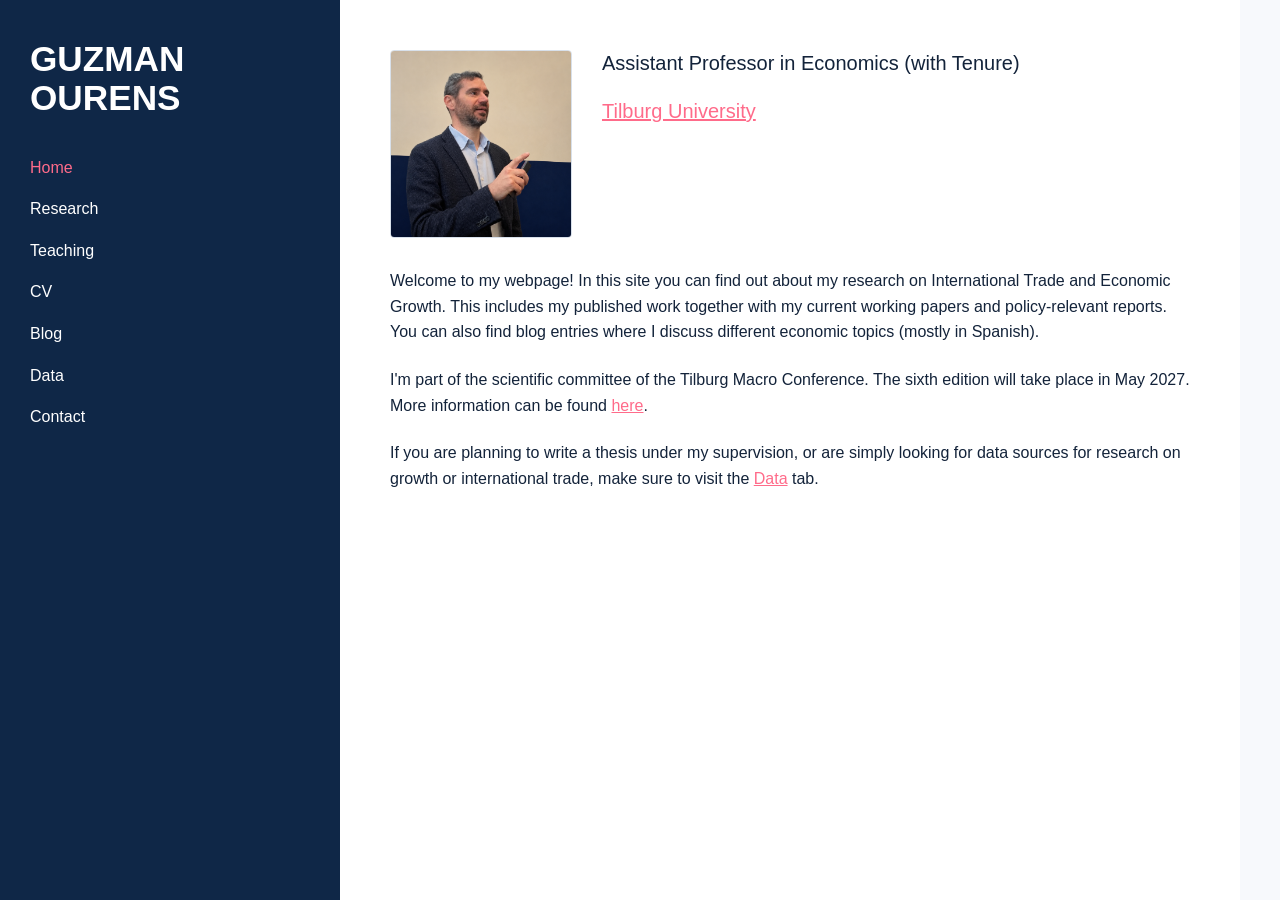
<file: index.html>
<!DOCTYPE html>
<html lang="en">

<head>
    <meta charset="UTF-8">
    <meta name="viewport" content="width=device-width, initial-scale=1.0">

    <title>Guzman Ourens</title>

    <link rel="stylesheet" href="css/style.css">
</head>

<body>

<div class="container">

    <aside class="sidebar">

        <h1>GUZMAN<br>OURENS</h1>

        <nav>

            <a class="active" href="index.html">Home</a>
            <a href="research.html">Research</a>
            <a href="teaching.html">Teaching</a>
            <a href="cv.html">CV</a>
            <a href="blog.html">Blog</a>
            <a href="data.html">Data</a>
            <a href="contact.html">Contact</a>

        </nav>

    </aside>

    <main class="content">

     <div class="intro">

    <img
        src="files/photo_teaching2.png"
        alt="Guzman Ourens"
        class="profile-photo">

    <div class="intro-text">

        <h2>Assistant Professor in Economics (with Tenure)</h2>

        <p class="university">
            <a href="https://www.tilburguniversity.edu/about/schools/economics-and-management"
               target="_blank">
                <h2>Tilburg University</h2>
            </a>
        </p>

    </div>

</div>

        <p>

            Welcome to my webpage!

            In this site you can find out about my research on International Trade and Economic Growth. This includes my published work together with my current working papers and
            policy-relevant reports.

            You can also find blog entries where I discuss different economic topics
            (mostly in Spanish).

        </p>

        <p>

            I'm part of the scientific committee of the Tilburg Macro Conference. The sixth edition will take place in May 2027.
            More information can be found <a href="https://macro-economics-tilburg.weebly.com/conference.html"
               target="_blank">here</a>.

        </p>

        <p>

            If you are planning to write a thesis under my supervision,
            or are simply looking for data sources for research on growth or international trade,
            make sure to visit the <a href="data.html">Data</a> tab.

        </p>

    </main>

</div>

</body>

</html>
</file>
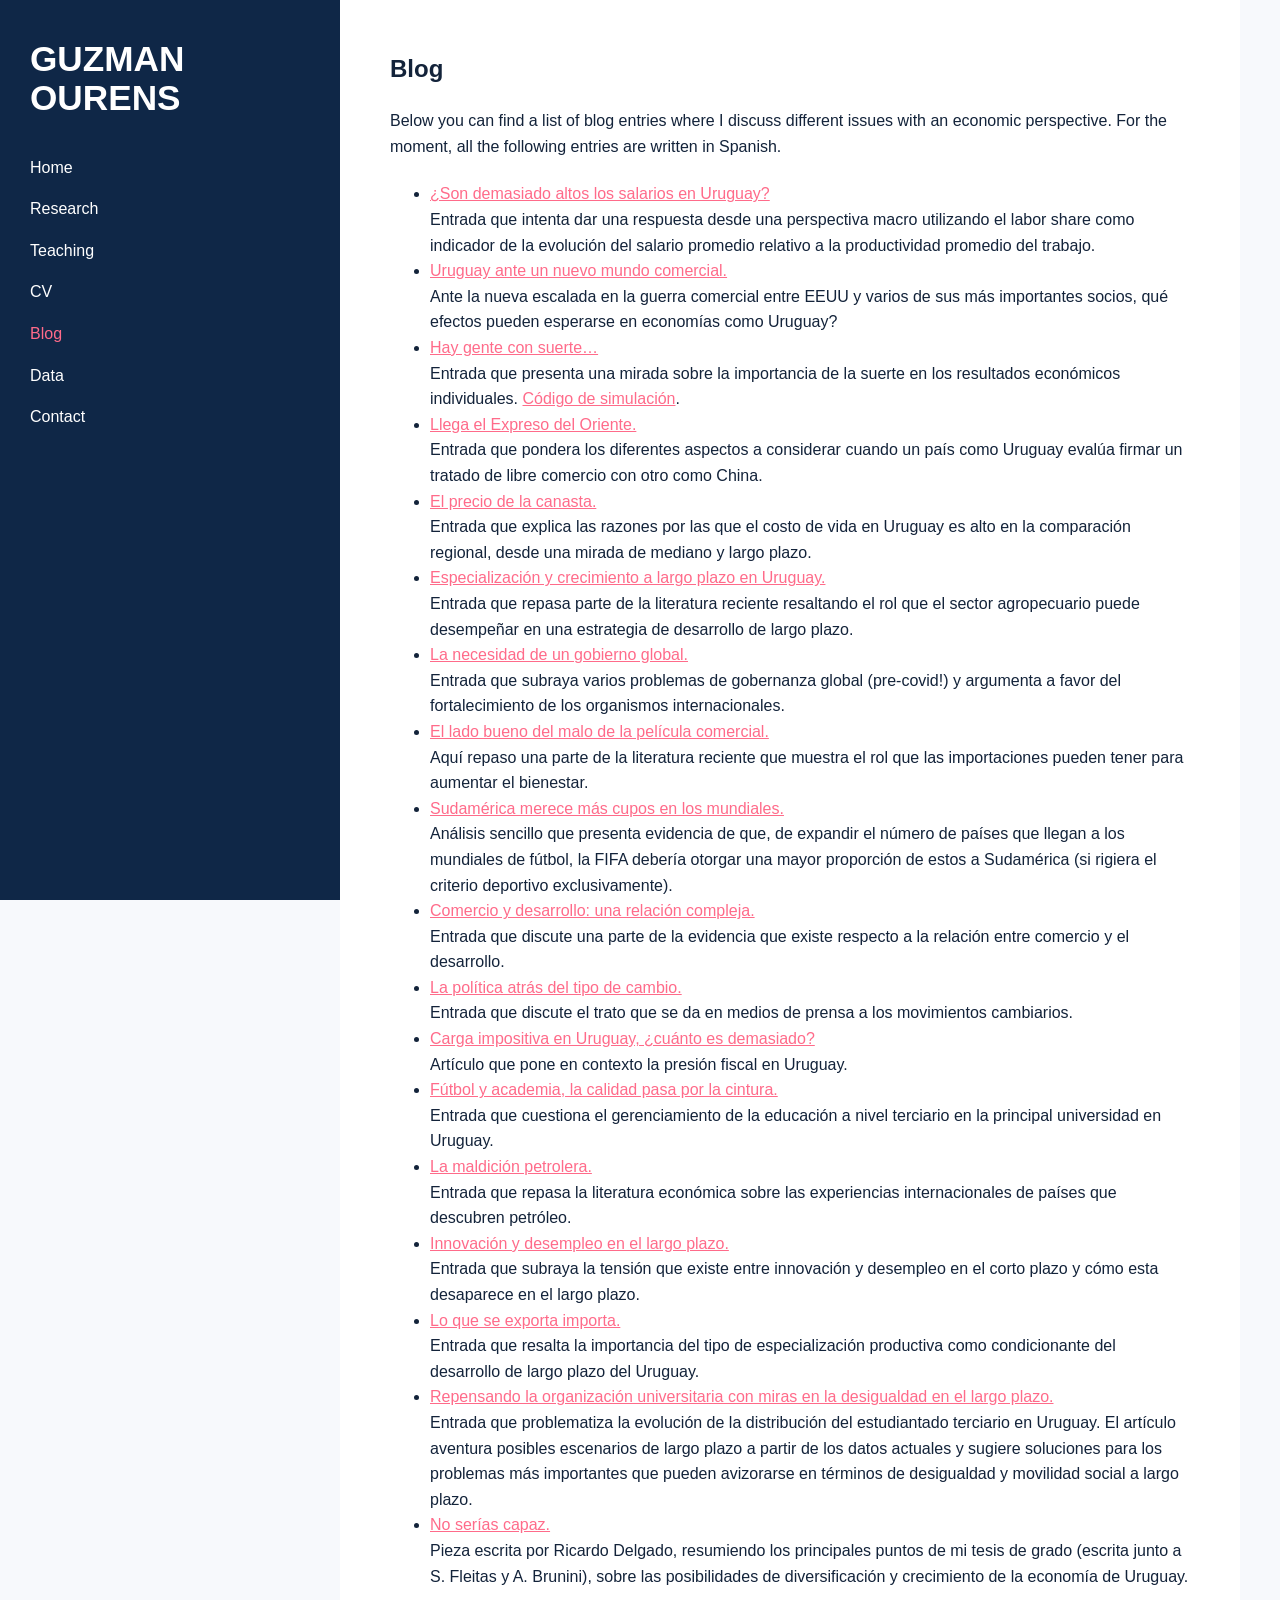
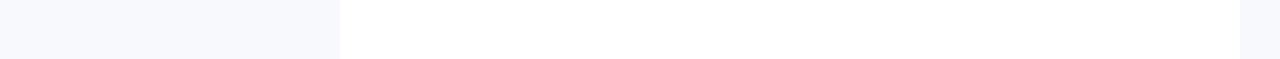
<file: blog.html>
<!DOCTYPE html><html><head><meta charset="utf-8"><meta name="viewport" content="width=device-width,initial-scale=1">
<title>Blog</title><link rel="stylesheet" href="css/style.css"></head>
<body><div class="container"><aside class="sidebar"><h1>GUZMAN<br>OURENS</h1><nav>
<a href="index.html">Home</a>
<a href="research.html">Research</a>
<a href="teaching.html">Teaching</a>
<a href="cv.html">CV</a>
<a href="blog.html" class="active">Blog</a>
<a href="data.html">Data</a>
<a href="contact.html">Contact</a>
</nav></aside>
<main class="content"><h2>Blog</h2>

<p>
Below you can find a list of blog entries where I discuss different issues with an economic perspective.
For the moment, all the following entries are written in Spanish.
</p>

<ul class="blog-list">

<li>
<a href="https://www.razonesypersonas.com/2026/07/normal-0-false-false-false-false-en-gb.html?m=1"
target="_blank" rel="noopener">
¿Son demasiado altos los salarios en Uruguay?
</a><br>
Entrada que intenta dar una respuesta desde una perspectiva macro utilizando el labor share como indicador de la evolución del salario promedio relativo a la productividad promedio del trabajo.
</li>

<li>
<a href="https://ladiaria.com.uy/economia/articulo/2025/4/uruguay-ante-un-nuevo-mundo-comercial/"
target="_blank" rel="noopener">
Uruguay ante un nuevo mundo comercial.
</a><br>
Ante la nueva escalada en la guerra comercial entre EEUU y varios de sus más importantes socios, qué efectos pueden esperarse en economías como Uruguay?
</li>

<li>
<a href="http://www.razonesypersonas.com/2023/04/hay-gente-con-suerte.html"
target="_blank" rel="noopener">
Hay gente con suerte…
</a><br>
Entrada que presenta una mirada sobre la importancia de la suerte en los resultados económicos individuales.
<a href="files/sim.txt" target="_blank" rel="noopener">
Código de simulación</a>.
</li>

<li>
<a href="http://www.razonesypersonas.com/2022/07/llega-el-expreso-del-oriente-que.html"
target="_blank" rel="noopener">
Llega el Expreso del Oriente.
</a><br>
Entrada que pondera los diferentes aspectos a considerar cuando un país como Uruguay evalúa firmar un tratado de libre comercio con otro como China.
</li>

<li>
<a href="http://www.razonesypersonas.com/2021/07/el-precio-de-la-canasta.html"
target="_blank" rel="noopener">
El precio de la canasta.
</a><br>
Entrada que explica las razones por las que el costo de vida en Uruguay es alto en la comparación regional, desde una mirada de mediano y largo plazo.
</li>

<li>
<a href="http://www.razonesypersonas.com/2020/07/especializacion-y-crecimiento-largo.html"
target="_blank" rel="noopener">
Especialización y crecimiento a largo plazo en Uruguay.
</a><br>
Entrada que repasa parte de la literatura reciente resaltando el rol que el sector agropecuario puede desempeñar en una estrategia de desarrollo de largo plazo.
</li>
  
<li>
<a href="http://www.razonesypersonas.com/2019/04/la-necesidad-de-un-gobierno-global.html"
target="_blank" rel="noopener">
La necesidad de un gobierno global.
</a><br>
Entrada que subraya varios problemas de gobernanza global (pre-covid!) y argumenta a favor del fortalecimiento de los organismos internacionales.
</li>

<li>
<a href="http://www.razonesypersonas.com/2018/11/el-lado-bueno-del-malo-de-la-pelicula.html"
target="_blank" rel="noopener">
El lado bueno del malo de la película comercial.
</a><br>
Aquí repaso una parte de la literatura reciente que muestra el rol que las importaciones pueden tener para aumentar el bienestar.
</li>

<li>
<a href="http://www.razonesypersonas.com/2018/07/sudamerica-merece-mas-cupos-en-los.html"
target="_blank" rel="noopener">
Sudamérica merece más cupos en los mundiales.
</a><br>
Análisis sencillo que presenta evidencia de que, de expandir el número de países que llegan a los mundiales de fútbol, la FIFA debería otorgar una mayor proporción de estos a Sudamérica (si rigiera el criterio deportivo exclusivamente).
</li>

<li>
<a href="http://www.razonesypersonas.com/2018/04/comercio-y-desarrollo-una-relacion_26.html"
target="_blank" rel="noopener">
Comercio y desarrollo: una relación compleja.
</a><br>
Entrada que discute una parte de la evidencia que existe respecto a la relación entre comercio y el desarrollo.
</li>

<li>
<a href="https://ladiaria.com.uy/articulo/2017/11/la-politica-atras-del-tipo-de-cambio/"
target="_blank" rel="noopener">
La política atrás del tipo de cambio.
</a><br>
Entrada que discute el trato que se da en medios de prensa a los movimientos cambiarios.
</li>

<li>
<a href="http://www.razonesypersonas.com/2017/03/carga-impositiva-en-uruguay-cuanto-es.html"
target="_blank" rel="noopener">
Carga impositiva en Uruguay, ¿cuánto es demasiado?
</a><br>
Artículo que pone en contexto la presión fiscal en Uruguay.
</li>

<li>
<a href="http://www.razonesypersonas.com/2016/08/futbol-y-academia-la-calidad-pasa-por.html"
target="_blank" rel="noopener">
Fútbol y academia, la calidad pasa por la cintura.
</a><br>
Entrada que cuestiona el gerenciamiento de la educación a nivel terciario en la principal universidad en Uruguay.
</li>

<li>
<a href="http://ladiaria.com.uy/articulo/2016/3/la-maldicion-petrolera/"
target="_blank" rel="noopener">
La maldición petrolera.
</a><br>
Entrada que repasa la literatura económica sobre las experiencias internacionales de países que descubren petróleo.
</li>

<li>
<a href="http://www.razonesypersonas.com/2015/08/innovacion-y-desempleo-en-el-largo-plazo.html"
target="_blank" rel="noopener">
Innovación y desempleo en el largo plazo.
</a><br>
Entrada que subraya la tensión que existe entre innovación y desempleo en el corto plazo y cómo esta desaparece en el largo plazo.
</li>

<li>
<a href="http://ladiaria.com.uy/articulo/2015/3/lo-que-se-exporta-importa/"
target="_blank" rel="noopener">
Lo que se exporta importa.
</a><br>
Entrada que resalta la importancia del tipo de especialización productiva como condicionante del desarrollo de largo plazo del Uruguay.
</li>

<li>
<a href="http://www.razonesypersonas.com/2014/08/repensando-la-organizacion.html"
target="_blank" rel="noopener">
Repensando la organización universitaria con miras en la desigualdad en el largo plazo.
</a><br>
Entrada que problematiza la evolución de la distribución del estudiantado terciario en Uruguay. El artículo aventura posibles escenarios de largo plazo a partir de los datos actuales y sugiere soluciones para los problemas más importantes que pueden avizorarse en términos de desigualdad y movilidad social a largo plazo.
</li>

<li>
<a href="https://ladiaria.com.uy/articulo/2010/7/no-serias-capaz/"
target="_blank" rel="noopener">
No serías capaz.
</a><br>
Pieza escrita por Ricardo Delgado, resumiendo los principales puntos de mi tesis de grado (escrita junto a S. Fleitas y A. Brunini), sobre las posibilidades de diversificación y crecimiento de la economía de Uruguay.
</li>
</ul></main></div></body></html>
</file>
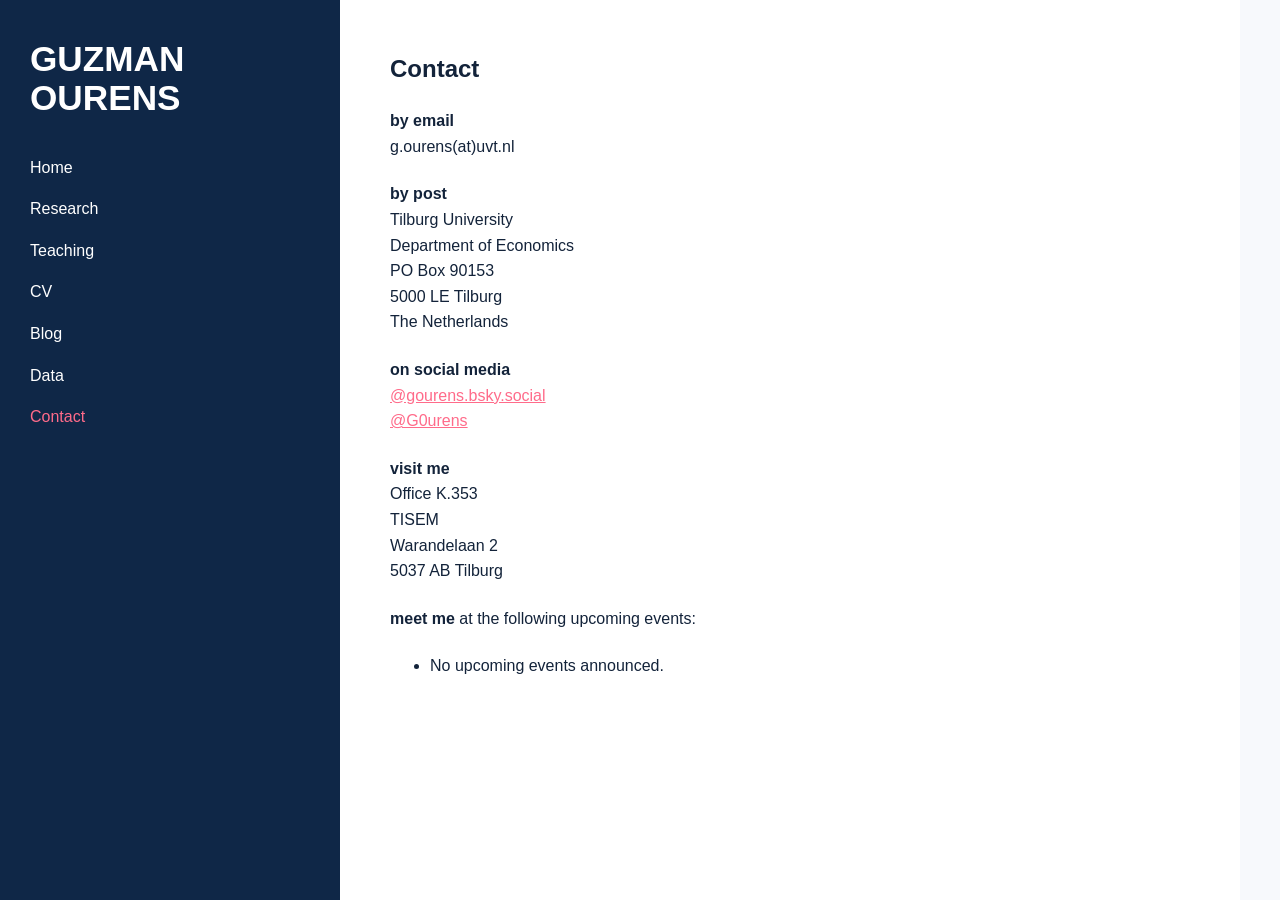
<file: contact.html>
<!DOCTYPE html><html><head><meta charset="utf-8"><meta name="viewport" content="width=device-width,initial-scale=1">
<title>Contact</title><link rel="stylesheet" href="css/style.css"></head>
<body><div class="container"><aside class="sidebar"><h1>GUZMAN<br>OURENS</h1><nav>
<a href="index.html">Home</a>
<a href="research.html">Research</a>
<a href="teaching.html">Teaching</a>
<a href="cv.html">CV</a>
<a href="blog.html">Blog</a>
<a href="data.html">Data</a>
<a href="contact.html" class="active">Contact</a>
</nav></aside>
<main class="content"><h2>Contact</h2>

<p>
<strong>by email</strong><br>
g.ourens(at)uvt.nl
</p>

<p>
<strong>by post</strong><br>
Tilburg University<br>
Department of Economics<br>
PO Box 90153<br>
5000 LE Tilburg<br>
The Netherlands
</p>

<p>
<strong>on social media</strong><br>
<a href="https://bsky.app/profile/gourens.bsky.social" target="_blank">
@gourens.bsky.social
</a><br>

<a href="https://twitter.com/G0urens" target="_blank">
@G0urens
</a>
</p>

<p>
<strong>visit me</strong><br>
Office K.353<br>
TISEM<br>
Warandelaan 2<br>
5037 AB Tilburg
</p>

<p>
<strong>meet me</strong> at the following upcoming events:
</p>

<ul>
<li>No upcoming events announced.</li>
</ul></p>
</main></div></body></html>
</file>
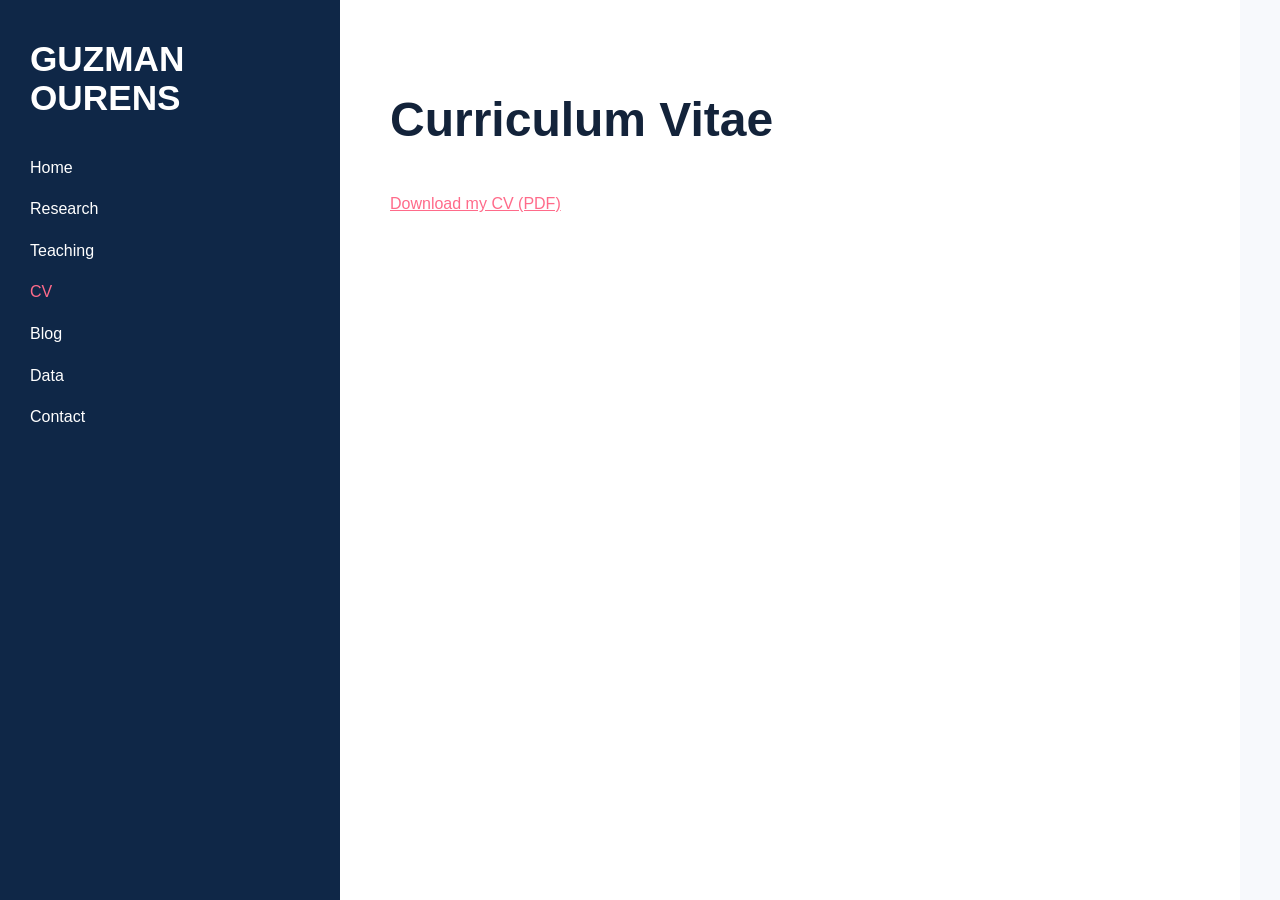
<file: cv.html>
<!DOCTYPE html><html><head><meta charset="utf-8"><meta name="viewport" content="width=device-width,initial-scale=1">
<title>Curriculum Vitae</title><link rel="stylesheet" href="css/style.css"></head>
<body><div class="container"><aside class="sidebar"><h1>GUZMAN<br>OURENS</h1><nav>
<a href="index.html">Home</a>
<a href="research.html">Research</a>
<a href="teaching.html">Teaching</a>
<a href="cv.html" class="active">CV</a>
<a href="blog.html">Blog</a>
<a href="data.html">Data</a>
<a href="contact.html">Contact</a>
</nav></aside>  
<main class="content"><h1>Curriculum Vitae</h1><p><a href="files/CV.pdf">Download my CV (PDF)</a></p></main></div></body></html>
</file>
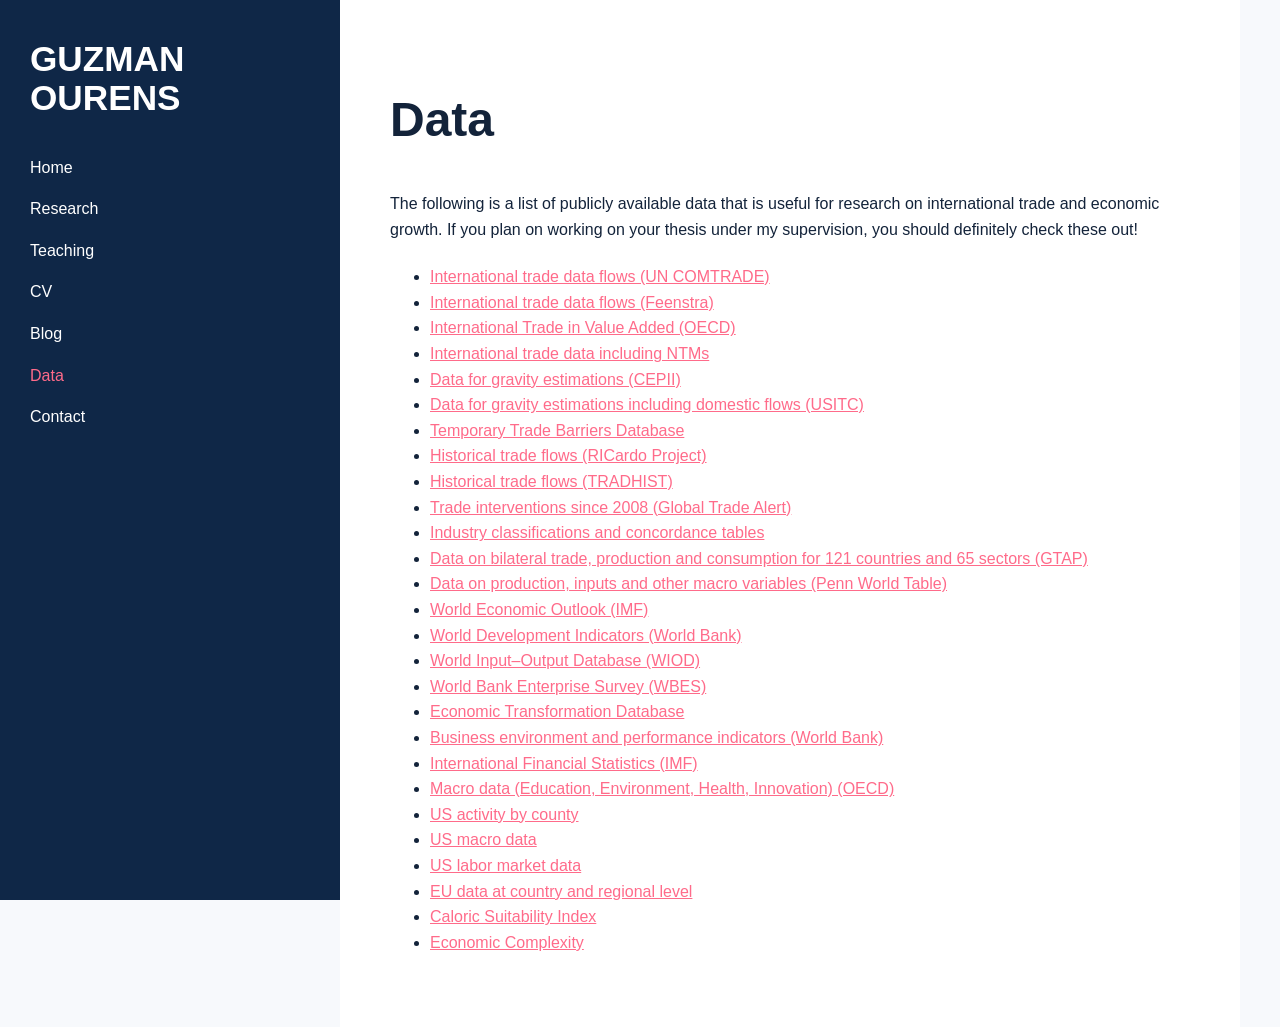
<file: data.html>
<!DOCTYPE html><html><head><meta charset="utf-8"><meta name="viewport" content="width=device-width,initial-scale=1">
<title>Data</title><link rel="stylesheet" href="css/style.css"></head>
<body><div class="container"><aside class="sidebar"><h1>GUZMAN<br>OURENS</h1><nav>
<a href="index.html">Home</a>
<a href="research.html">Research</a>
<a href="teaching.html">Teaching</a>
<a href="cv.html">CV</a>
<a href="blog.html">Blog</a>
<a href="data.html" class="active">Data</a>
<a href="contact.html">Contact</a>
</nav></aside>
<main class="content"><h1>Data</h1><p>
The following is a list of publicly available data that is useful for research on international trade and economic growth. If you plan on working on your thesis under my supervision, you should definitely check these out!
</p>

<ul>

<li>
<a href="https://comtrade.un.org/data/" target="_blank">
International trade data flows (UN COMTRADE)
</a>
</li>

<li>
<a href="https://cid.econ.ucdavis.edu/Html/WTF_bilateral.html" target="_blank">
International trade data flows (Feenstra)
</a>
</li>

<li>
<a href="https://www.oecd.org/sti/ind/measuring-trade-in-value-added.htm" target="_blank">
International Trade in Value Added (OECD)
</a>
</li>

<li>
<a href="http://wits.worldbank.org" target="_blank">
International trade data including NTMs
</a>
</li>

<li>
<a href="http://www.cepii.fr/cepii/en/bdd_modele/bdd.asp" target="_blank">
Data for gravity estimations (CEPII)
</a>
</li>

<li>
<a href="https://www.usitc.gov/data/gravity/data.htm" target="_blank">
Data for gravity estimations including domestic flows (USITC)
</a>
</li>

<li>
<a href="https://datacatalog.worldbank.org/dataset/temporary-trade-barriers-database-including-global-antidumping-database" target="_blank">
Temporary Trade Barriers Database
</a>
</li>

<li>
<a href="https://ricardo.hypotheses.org/" target="_blank">
Historical trade flows (RICardo Project)
</a>
</li>

<li>
<a href="http://www.cepii.fr/CEPII/en/bdd_modele/bdd_modele_item.asp?id=32" target="_blank">
Historical trade flows (TRADHIST)
</a>
</li>

<li>
<a href="https://www.globaltradealert.org/" target="_blank">
Trade interventions since 2008 (Global Trade Alert)
</a>
</li>

<li>
<a href="https://wits.worldbank.org/product_concordance.html" target="_blank">
Industry classifications and concordance tables
</a>
</li>

<li>
<a href="https://www.gtap.agecon.purdue.edu/databases/default.asp" target="_blank">
Data on bilateral trade, production and consumption for 121 countries and 65 sectors (GTAP)
</a>
</li>

<li>
<a href="https://www.rug.nl/ggdc/productivity/pwt/?lang=en" target="_blank">
Data on production, inputs and other macro variables (Penn World Table)
</a>
</li>

<li>
<a href="https://www.imf.org/en/Publications/SPROLLs/world-economic-outlook-databases#sort=%40imfdate%20descending" target="_blank">
World Economic Outlook (IMF)
</a>
</li>

<li>
<a href="https://datacatalog.worldbank.org/search/dataset/0037712/world-development-indicators" target="_blank">
World Development Indicators (World Bank)
</a>
</li>

<li>
<a href="http://www.wiod.org/home" target="_blank">
World Input–Output Database (WIOD)
</a>
</li>

<li>
<a href="https://login.enterprisesurveys.org/content/sites/financeandprivatesector/en/signin.html?deliveryName=DM201829" target="_blank">
World Bank Enterprise Survey (WBES)
</a>
</li>

<li>
<a href="https://www.wider.unu.edu/database/etd-%E2%80%93-economic-transformation-database" target="_blank">
Economic Transformation Database
</a>
</li>

  <li>
<a href="http://www.enterprisesurveys.org/data" target="_blank">
Business environment and performance indicators (World Bank)
</a>
</li>

<li>
<a href="http://data.imf.org/ifs" target="_blank">
International Financial Statistics (IMF)
</a>
</li>

<li>
<a href="https://data.oecd.org" target="_blank">
Macro data (Education, Environment, Health, Innovation) (OECD)
</a>
</li>

<li>
<a href="http://fpeckert.me/cbp/" target="_blank">
US activity by county
</a>
</li>

<li>
<a href="https://www.bea.gov/data/gdp" target="_blank">
US macro data
</a>
</li>

<li>
<a href="https://www.bls.gov/" target="_blank">
US labor market data
</a>
</li>

<li>
<a href="http://ec.europa.eu/eurostat/data/database" target="_blank">
EU data at country and regional level
</a>
</li>

<li>
<a href="https://ozak.github.io/Caloric-Suitability-Index/" target="_blank">
Caloric Suitability Index
</a>
</li>

<li>
<a href="https://atlas.cid.harvard.edu/data-downloads" target="_blank">
Economic Complexity
</a>
</li>
</p></main></div></body></html>
</file>
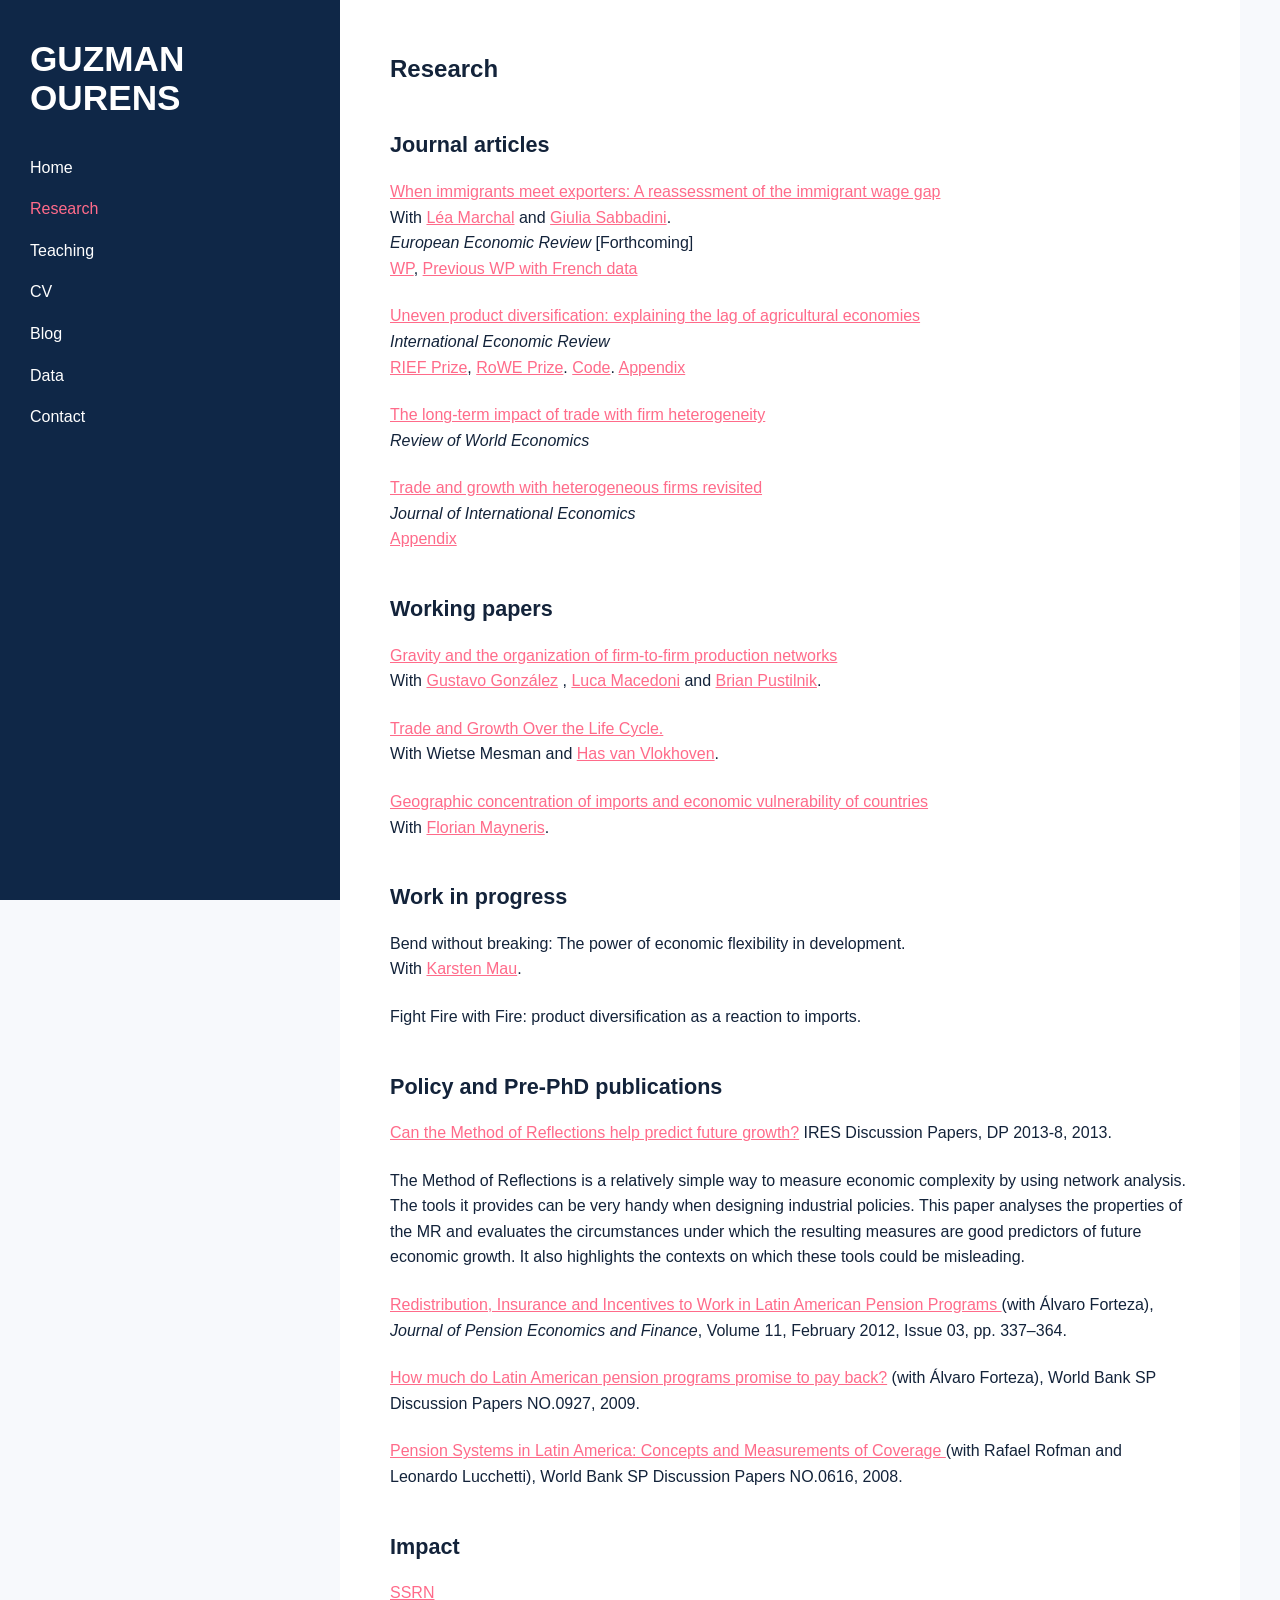
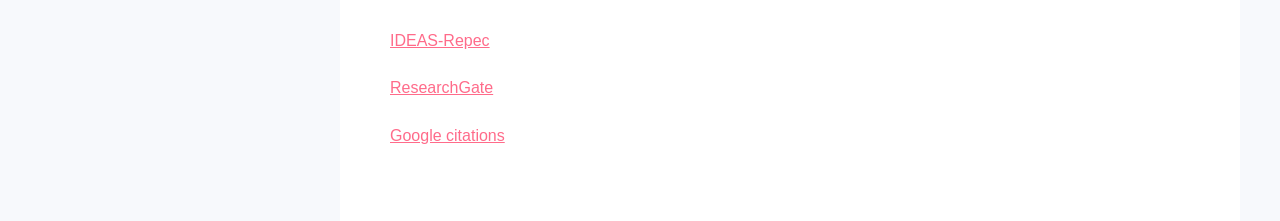
<file: research.html>
<!DOCTYPE html><html><head><meta charset="utf-8"><meta name="viewport" content="width=device-width,initial-scale=1">
<title>Research</title><link rel="stylesheet" href="css/style.css"></head>
<body><div class="container"><aside class="sidebar"><h1>GUZMAN<br>OURENS</h1><nav>
<a href="index.html">Home</a>
<a href="research.html" class="active">Research</a>
<a href="teaching.html">Teaching</a>
<a href="cv.html">CV</a>
<a href="blog.html">Blog</a>
<a href="data.html">Data</a>
<a href="contact.html">Contact</a>
</nav></aside>
<main class="content"> <h2>Research</h2>

<h3>Journal articles</h3>

<p>
<a href="https://www.sciencedirect.com/science/article/pii/S0014292126002497" target="_blank" rel="noopener">
When immigrants meet exporters: A reassessment of the immigrant wage gap
</a><br>

With <a href="https://leamarchal.fr/" target="_blank" rel="noopener">Léa Marchal</a>
and <a href="https://www.sabbadinigiulia.com/home" target="_blank" rel="noopener">Giulia Sabbadini</a>.<br>

<em>European Economic Review</em> [Forthcoming] <br>

<a href="https://www.dice.hhu.de/fileadmin/redaktion/Fakultaeten/Wirtschaftswissenschaftliche_Fakultaet/DICE/Discussion_Paper/420_Marchal_Ourens_Sabbadini.pdf" target="_blank" rel="noopener"> WP</a>,
<a href="https://shs.hal.science/halshs-04118839" target="_blank" rel="noopener"> Previous WP with French data</a>
</p>


<p>
<a href="http://doi.org/10.1111/iere.70037" target="_blank" rel="noopener">
Uneven product diversification: explaining the lag of agricultural economies
</a><br>
<em>International Economic Review</em><br>

<a href="https://sites.google.com/site/riefnetwork/prizes" target="_blank" rel="noopener">RIEF Prize</a>,
<a href="https://etsg.org/award-winners/review-of-world-economics-rowe-prize/" target="_blank" rel="noopener">RoWE Prize</a>.
<a href="files/replication-pack.zip" target="_blank" rel="noopener">Code</a>.
<a href="files/ourens_2025_onlineappendix.pdf" target="_blank" rel="noopener">Appendix</a>
</p>

<p>
<a href="https://link.springer.com/article/10.1007/s10290-020-00384-0" target="_blank" rel="noopener">
The long-term impact of trade with firm heterogeneity
</a><br>

<em>Review of World Economics</em>
</p>

<p>
<a href="http://www.sciencedirect.com/science/article/pii/S0022199616300411" target="_blank" rel="noopener">
Trade and growth with heterogeneous firms revisited
</a><br>

<em>Journal of International Economics</em><br>

<a href="files/ourens-2016_wp_appendix.pdf" target="_blank" rel="noopener">
Appendix
</a>
</p>

<h3>Working papers</h3>

<p>
<a href="files/GravityLinks.pdf" target="_blank" rel="noopener">
Gravity and the organization of firm-to-firm production networks
</a><br>

With <a href="https://sites.google.com/view/gustavo-gonzalez" target="_blank" rel="noopener">Gustavo González</a>

, <a href="https://www.lucamacedoni.com/" target="_blank" rel="noopener">Luca Macedoni</a>

and <a href="https://www.brianpustilnik.com/" target="_blank" rel="noopener">Brian Pustilnik</a>.
</p>

<p>
<a href="https://research.tilburguniversity.edu/en/publications/age-matters-the-effects-of-trade-liberalization-on-firms-over-the/" target="_blank" rel="noopener">
Trade and Growth Over the Life Cycle.</a><br>

With Wietse Mesman and <a href="https://sites.google.com/site/hasvanvlokhoven/" target="_blank" rel="noopener">Has van Vlokhoven</a>.
</p>

<p>
<a href="files/draft_apr2024.pdf" target="_blank" rel="noopener">
Geographic concentration of imports and economic vulnerability of countries
</a><br>

With <a href="http://www.florianmayneris.ca/" target="_blank" rel="noopener">Florian Mayneris</a>.
</p>

<h3>Work in progress</h3>

<p>
Bend without breaking: The power of economic flexibility in development.<br>

With <a href="https://kmau-econ.weebly.com/" target="_blank" rel="noopener"> Karsten Mau</a>.
</p>

<p>
Fight Fire with Fire: product diversification as a reaction to imports.<br>
</p>
  
<h3>Policy and Pre-PhD publications</h3>

<p>
<a href="https://sites.uclouvain.be/econ/DP/IRES/2013008.pdf" target="_blank" rel="noopener">
Can the Method of Reflections help predict future growth?</a> IRES Discussion Papers, DP 2013-8, 2013.
</p>
<p>
The Method of Reflections is a relatively simple way to measure economic complexity by using network analysis. The tools it provides can be very handy when designing industrial policies. This paper analyses the properties of the MR and evaluates the circumstances under which the resulting measures are good predictors of future economic growth. It also highlights the contexts on which these tools could be misleading.
</p>

<p>
<a href="https://www-cambridge-org.tilburguniversity.idm.oclc.org/core/journals/journal-of-pension-economics-and-finance/article/redistribution-insurance-and-incentives-to-work-in-latinamerican-pension-programs/74E5C12B388B6F1F454D1E3DED58FBE0" target="_blank" rel="noopener">
Redistribution, Insurance and Incentives to Work in Latin American Pension Programs </a> (with Álvaro Forteza), <em>Journal of Pension Economics and Finance</em>, Volume 11, February 2012, Issue 03, pp. 337–364.
</p>

<p>
<a href="http://www.decon.edu.uy/~alvarof/Forte2009c.pdf" target="_blank" rel="noopener">How much do Latin American pension programs promise to pay back?</a> (with Álvaro Forteza), World Bank SP Discussion Papers NO.0927, 2009.
</p>

<p>
<a href="http://documents1.worldbank.org/curated/en/434441468266716321/pdf/381700NWP0REVI16010Updated0version0.pdf" target="_blank" rel="noopener"> Pension Systems in Latin America: Concepts and Measurements of Coverage
</a> (with Rafael Rofman and Leonardo Lucchetti), World Bank SP Discussion Papers NO.0616, 2008.
</p>

<h3>Impact</h3>

<p>
<a href="https://papers.ssrn.com/sol3/cf_dev/AbsByAuth.cfm?per_id=3266529" target="_blank" rel="noopener">
SSRN
</a>
</p>

<p>
<a href="https://ideas.repec.org/e/pou31.html" target="_blank" rel="noopener">
IDEAS-Repec
</a>
</p>

<p>
<a href="http://www.researchgate.net/profile/Guzman_Ourens" target="_blank" rel="noopener">
ResearchGate
</a>
</p>

<p>
<a href="https://scholar.google.com/citations?user=AChJiz0AAAAJ&hl=en&oi=ao" target="_blank" rel="noopener">
Google citations
</a>
</p></main></div></body></html>
</file>
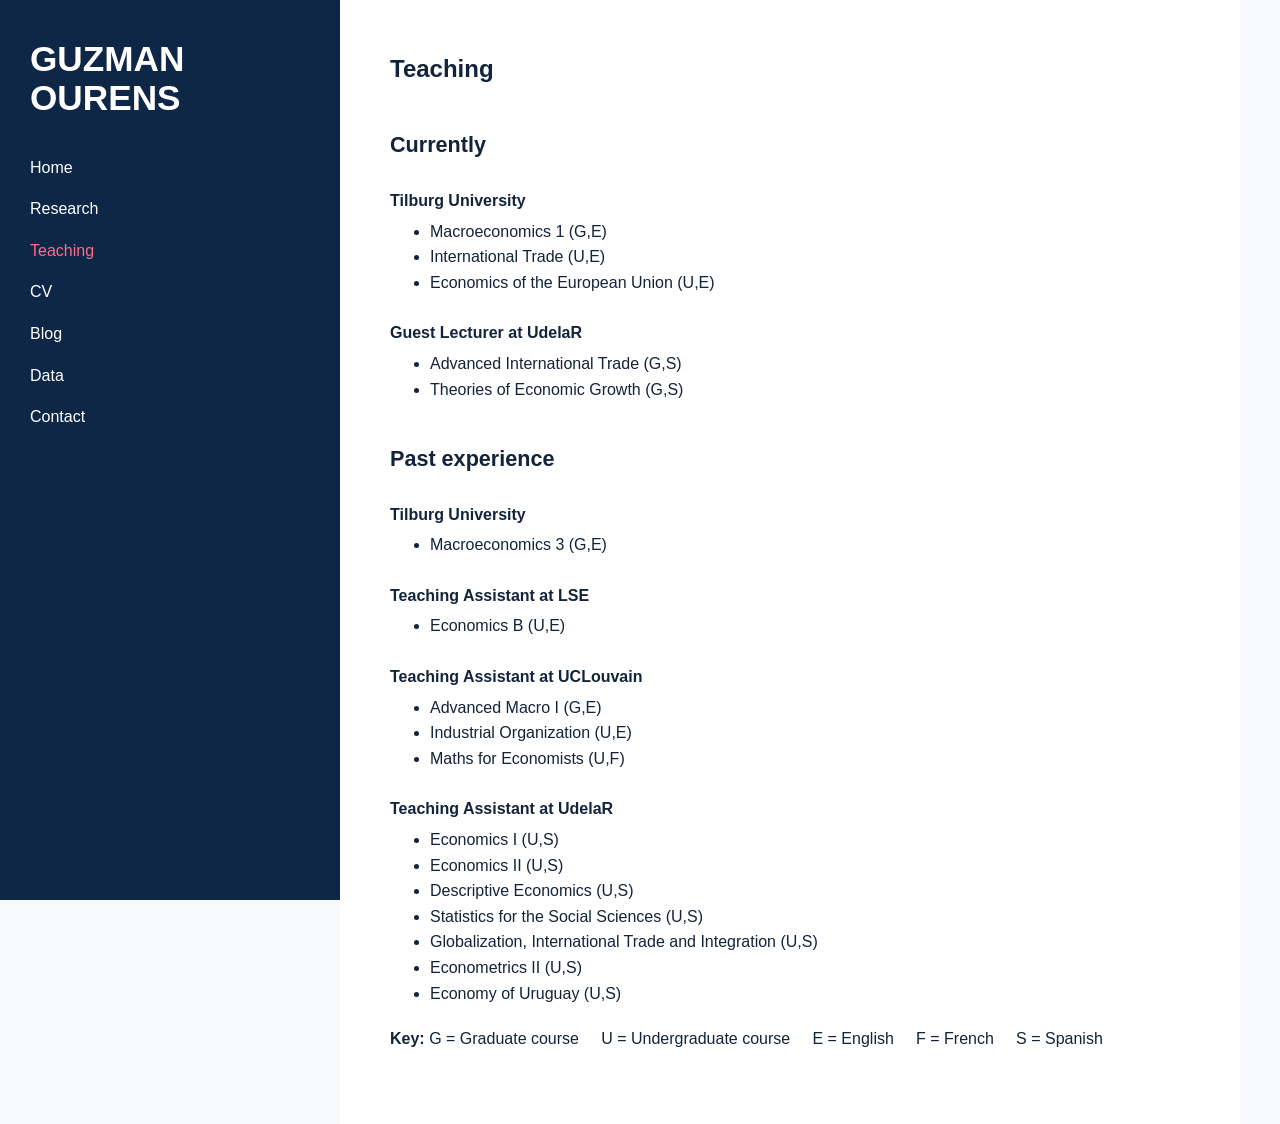
<file: teaching.html>
<!DOCTYPE html><html><head><meta charset="utf-8"><meta name="viewport" content="width=device-width,initial-scale=1">
<title>Teaching</title><link rel="stylesheet" href="css/style.css"></head>
<body><div class="container"><aside class="sidebar"><h1>GUZMAN<br>OURENS</h1><nav>
<a href="index.html">Home</a>
<a href="research.html">Research</a>
<a href="teaching.html" class="active">Teaching</a>
<a href="cv.html">CV</a>
<a href="blog.html">Blog</a>
<a href="data.html">Data</a>
<a href="contact.html">Contact</a>
</nav></aside>
<main class="content"><h2>Teaching</h2>

<h3>Currently</h3>

<h4>Tilburg University</h4>

<ul>
    <li>Macroeconomics 1 (G,E)</li>
    <li>International Trade (U,E)</li>
    <li>Economics of the European Union (U,E)</li>
</ul>

<h4>Guest Lecturer at UdelaR</h4>

<ul>
    <li>Advanced International Trade (G,S)</li>
    <li>Theories of Economic Growth (G,S)</li>
</ul>

<h3>Past experience</h3>

<h4>Tilburg University</h4>

<ul>
    <li>Macroeconomics 3 (G,E)</li>
</ul>

<h4>Teaching Assistant at LSE</h4>

<ul>
    <li>Economics B (U,E)</li>
</ul>

<h4>Teaching Assistant at UCLouvain</h4>

<ul>
    <li>Advanced Macro I (G,E)</li>
    <li>Industrial Organization (U,E)</li>
    <li>Maths for Economists (U,F)</li>
</ul>

<h4>Teaching Assistant at UdelaR</h4>

<ul>
    <li>Economics I (U,S)</li>
    <li>Economics II (U,S)</li>
    <li>Descriptive Economics (U,S)</li>
    <li>Statistics for the Social Sciences (U,S)</li>
    <li>Globalization, International Trade and Integration (U,S)</li>
    <li>Econometrics II (U,S)</li>
    <li>Economy of Uruguay (U,S)</li>
</ul>

<p>

<strong>Key:</strong>

G = Graduate course

&nbsp;&nbsp;&nbsp;

U = Undergraduate course

&nbsp;&nbsp;&nbsp;

E = English

&nbsp;&nbsp;&nbsp;

F = French

&nbsp;&nbsp;&nbsp;

S = Spanish

</p></main></div></body></html>
</file>
<file: css/style.css>
body{
    margin:0;
font-family:"Source Sans 3", Arial, sans-serif;    
    background:#f7f9fc;
    color: #13233a;
    line-height:1.6;
}

.container{
    display:flex;
    min-height:100vh;
}

.sidebar{
    width:280px;
    background:#0f2747;
    color:#fff;
    padding:40px 30px;
    position:fixed;
    top:0;
    bottom:0;
}

.sidebar h1{
    font-size:2.2rem;
    line-height:1.1;
    margin-top:0;
}

.sidebar nav a{
    display:block;
    color:#fff;
    text-decoration:none;
    padding:8px 0;
}

.sidebar nav a.active,
.sidebar nav a:hover{
    color:#ff6b8a;
}

.content{
    width:100%;
    max-width:900px;
    margin-left:340px;
    padding:50px;
    min-height:100vh;
    background:#ffffff;
    box-sizing:border-box;
}


.intro{
    display:flex;
    align-items:flex-start;
    gap:30px;
    margin-bottom:30px;
}

.profile-photo{
    width:180px;
    height:auto;
    border:1px solid #d8e0ea;
    border-radius:4px;
    flex-shrink:0;
}

.intro-text h2{
    margin:0;
    font-size:1.25rem;
    font-weight:500;
    line-height:1.3;
}

.university{
    margin:8px 0 18px;
    font-size:1.05rem;
}

.research-interests{
    margin:0;
    font-size:1.2rem;
    font-weight:600;
}

.research-interests span{
    font-weight:400;
}

h1{
    font-size:3rem;
}

h2{
    margin-top:0;
}

@media(max-width:800px){

.sidebar{
    position:relative;
    width:auto;
}

.content{
    margin-left:0;
    padding:25px;
}

.container{
    display:block;
}

.intro{
    display:block;
}

.profile-photo{
    display:block;
    margin:0 auto 25px;
    width:180px;
}
}

    .sidebar nav a.active,
.sidebar nav a:hover,
a{
    color:#ff6b8a;
}

h3{
    margin-top:40px;
    margin-bottom:10px;
}

h4{
    margin-top:25px;
    margin-bottom:5px;
    font-weight:600;
}

ul{
    margin-top:5px;
    margin-bottom:20px;
}

h3{
    margin-top:40px;
    margin-bottom:15px;
    font-size:1.35rem;
}

.content p{
    margin-bottom:22px;
}
</file>
